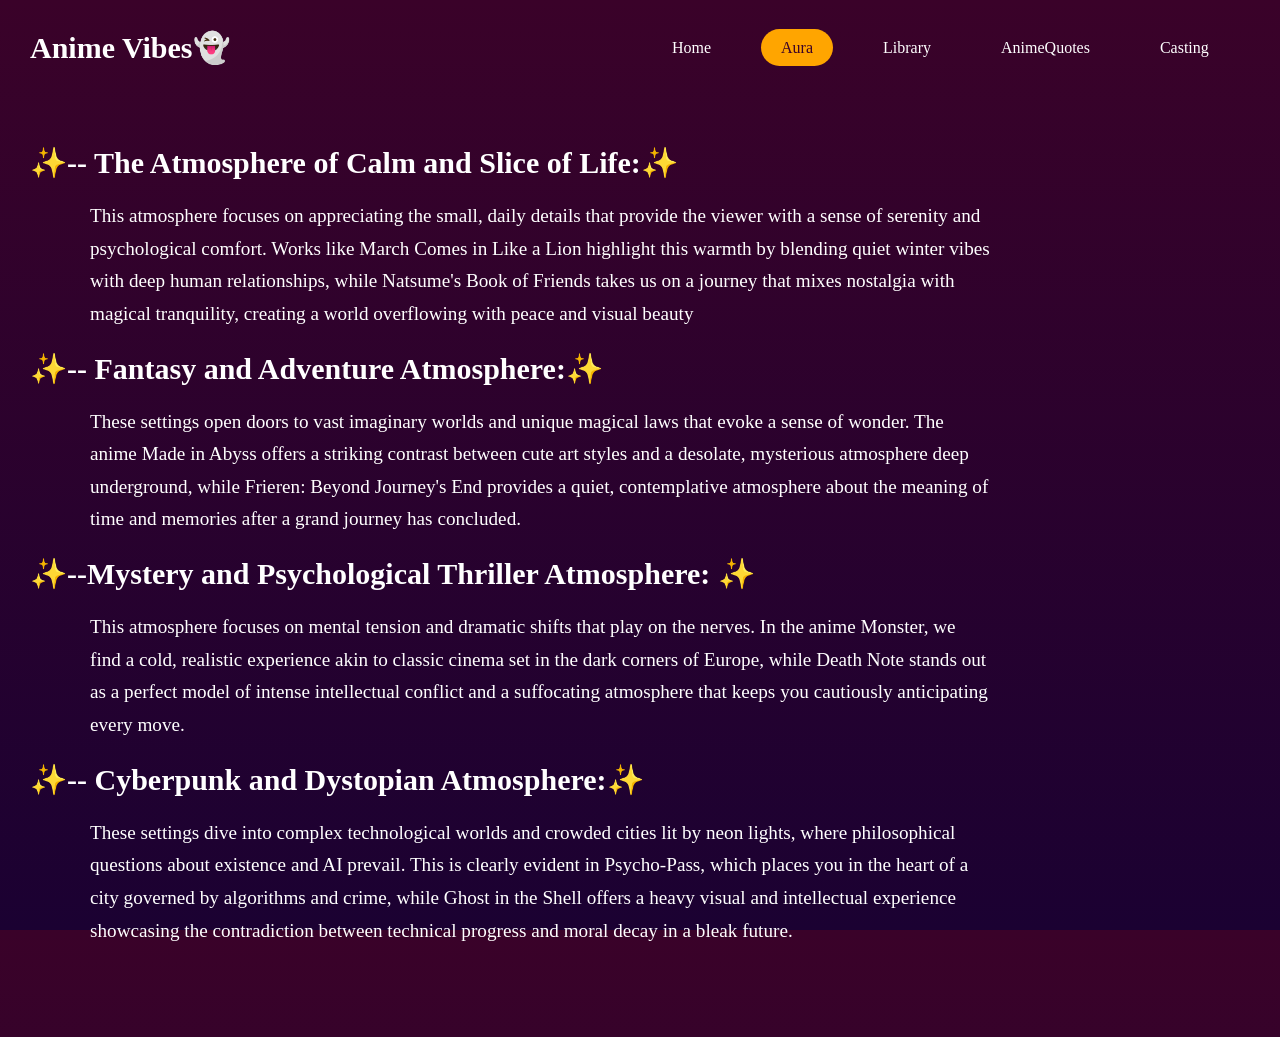
<file: Aura.html>
<!DOCTYPE html>
<html lang='en'>
<head>
    <meta charset='utf-8'>
    <meta name='viewport' content='width=device-width, initial-scale=1'>
    <title>Aura</title>
    <link rel='stylesheet' href='style.css'>
    <link rel="icon" type="image/png" href="icon.1.png">
    <style>
        header{
           display: flex;
           justify-content: space-between;
           align-items: center;
           margin: 30px;
           position: fixed ,top = 0px , left = 0px;
           width: 96%;
           z-index: 100;
        }

        header #logo{
           font-size: 30px;
        }

        header nav ul{
           display: flex;
           justify-content: center;
           align-items: center;
           list-style: none;
        }

        header nav ul li{
            margin-right: 30px;
        }

        header nav ul li a{
           padding: 10px 20px;
           border-radius: 30px;
        }

        header nav ul li a:hover,#aura{
            background: orange;
            color: #3a0229;
        }
    </style>
</head>
<body>
    <header>
        <h2><a href="#" id="logo">Anime Vibes👻</a></h2>
        <nav class="navbar">
            <ul class="nav-menu">
              <li><a href="Home.html" id="home">Home</a></li>
              <li><a href="Aura.html" id="aura">Aura</a></li>
              <li><a href="Library.html">Library</a></li>
              <li><a href="AnimeQuotes.html">AnimeQuotes</a></li>
              <li><a href="Casting.html" id="Casting">Casting</a></li>
            </ul>
        </nav>
    </header>

    <section id="Aura">
        <div id="text">
            <h2>✨-- The Atmosphere of Calm and Slice of Life:✨</h2>
            <p>
               This atmosphere focuses on appreciating the small,
               daily details that provide the viewer with a sense of serenity and psychological comfort. 
               Works like March Comes in Like a Lion highlight this warmth by blending quiet winter vibes with deep human relationships, 
               while Natsume's Book of Friends takes us on a journey that mixes nostalgia with magical tranquility, 
               creating a world overflowing with peace and visual beauty
            </p>
            <h2>✨-- Fantasy and Adventure Atmosphere:✨</h2>
            <p>
              These settings open doors to vast imaginary worlds and unique magical laws that evoke a sense of wonder. 
              The anime Made in Abyss offers a striking contrast between cute art styles and a desolate,
              mysterious atmosphere deep underground, while Frieren: Beyond Journey's End provides a quiet, 
              contemplative atmosphere about the meaning of time and memories after a grand journey has concluded.
            </p>
            <h2>✨--Mystery and Psychological Thriller Atmosphere: ✨</h2>
            <p>
               This atmosphere focuses on mental tension and dramatic shifts that play on the nerves. 
               In the anime Monster, we find a cold, realistic experience akin to classic cinema set in the dark corners of Europe, 
               while Death Note stands out as a perfect model of intense intellectual conflict and a suffocating atmosphere that keeps you cautiously anticipating every move.
            </p>
            <h2>✨-- Cyberpunk and Dystopian Atmosphere:✨</h2>
            <p>
               These settings dive into complex technological worlds and crowded cities lit by neon lights, 
               where philosophical questions about existence and AI prevail. This is clearly evident in Psycho-Pass, 
               which places you in the heart of a city governed by algorithms and crime, 
               while Ghost in the Shell offers a heavy visual and intellectual experience showcasing the contradiction between technical progress and moral decay in a bleak future. 
            </p>
        </div>
    </section>


















    
    <script src="main.js"></script>
</body>
</html>
</file>
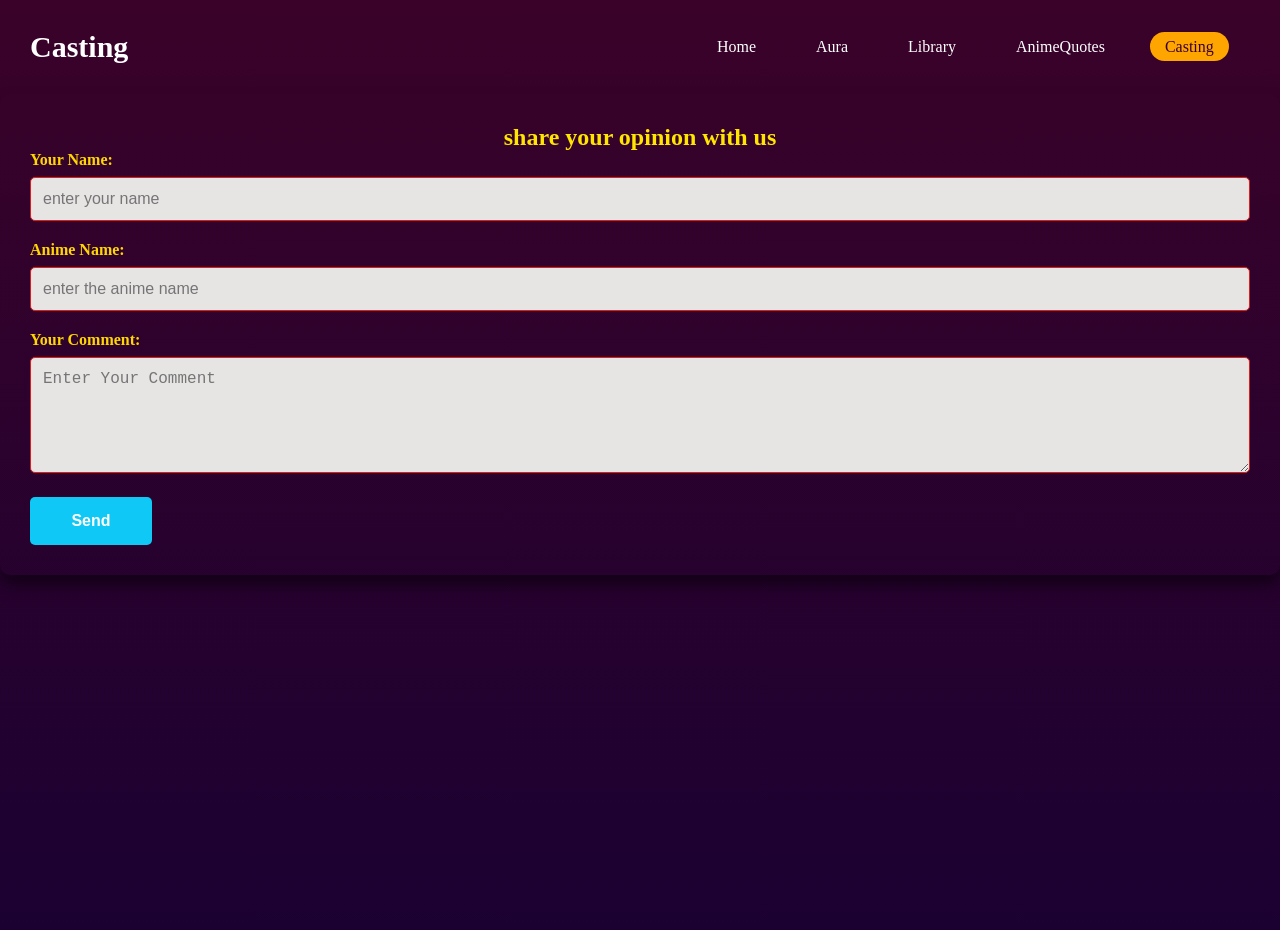
<file: Casting.html>
<!DOCTYPE html>
<html lang='en'>
<head>
    <meta charset='utf-8'>
    <meta name='viewport' content='width=device-width, initial-scale=1'>
    <title>Casting Anime</title>
    <link rel='stylesheet' href='style.css'>
    <link rel="icon" type="image/png" href="icon.1.png">
    <style>
        header{
           display: flex;
           justify-content: space-between;
           align-items: center;
           margin: 30px;
           position: fixed, top=0px, left=0px;
           width: 96%;
           z-index: 100;
        }

        header #logo{
           font-size: 30px;
        }

        header nav ul{
           display: flex;
           justify-content: center;
           align-items: center;
           list-style: none;
        }

        header nav ul li{
           margin-right: 30px;
        }

        header nav ul li a{
           padding: 6px 15px;
           border-radius: 30px;
        }

        header nav ul li a:hover,#Casting{
           background: orange;
           color: #3a0229;
        }
    </style>
</head>
<body>
   <header>
      <h2><a href="#" id="logo">Casting</a></h2>
      <nav class="navbar">
          <ul class="nav-menu">
            <li><a href="Home.html" id="home">Home</a></li>
            <li><a href="Aura.html" id="aura">Aura</a></li>
            <li><a href="Library.html" id="Library">Library</a></li>
            <li><a href="AnimeQuotes.html" id="AnimeQuotes">AnimeQuotes</a></li>
            <li><a href="Casting.html" id="Casting">Casting</a></li>
         </ul>
      </nav>
   </header>

   <div class="casting">
      <section class="opinion">
         <h2>share your opinion with us</h2>
         <form action="#" method="POST">
            <div class="info">
               <label for="username"> Your Name:</label>
               <input type="text" id="username" name="username" placeholder="enter your name" required>
            </div>

            <div class="info">
               <label for="anime-title">Anime Name:</label>
               <input type="text" id="anime-title" name="anime-title" placeholder="enter the anime name" required>
            </div>

            <div class="info">
               <label for="comment">Your Comment:</label>
               <textarea id="comment" name="comment" rows="5" placeholder="Enter Your Comment" required></textarea>
            </div>

            <button type="submit">Send</button>
         </form>
      </section>

   <script src="main.js"></script>
</body>
</html>
</file>
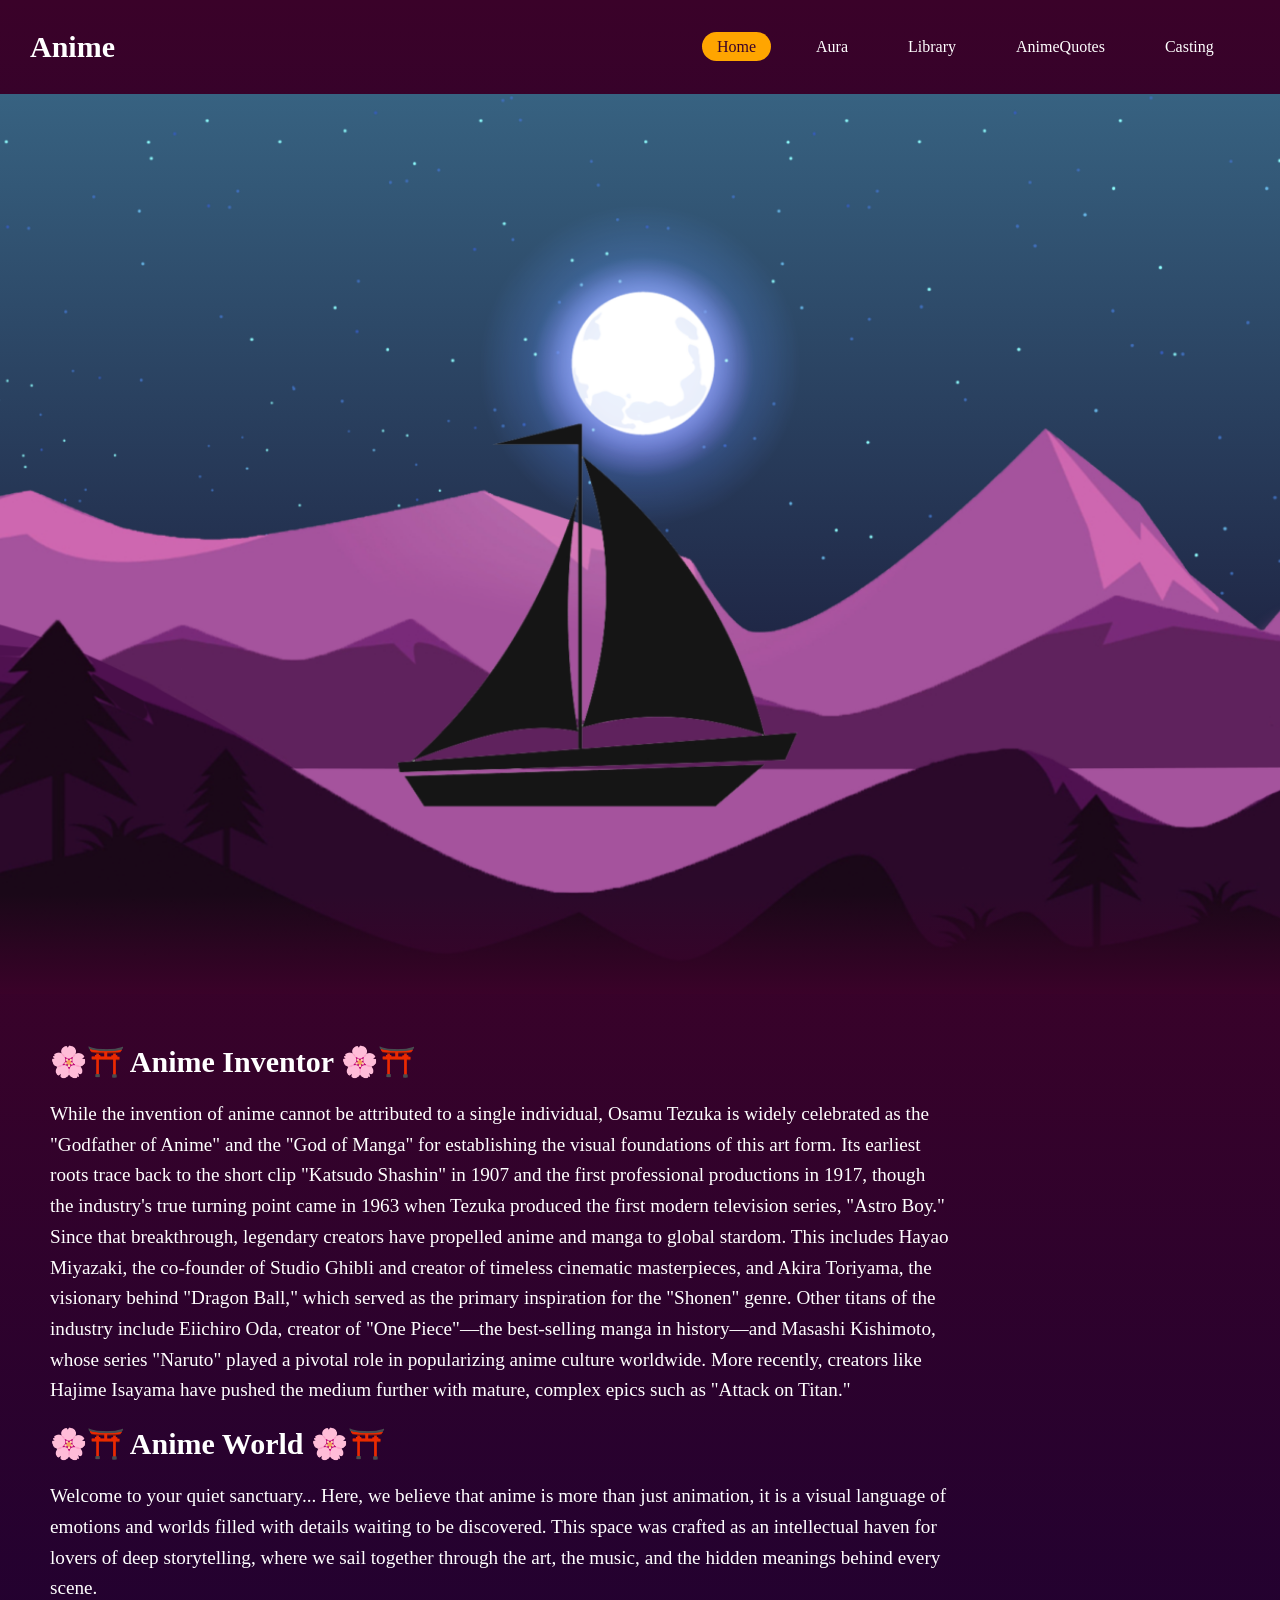
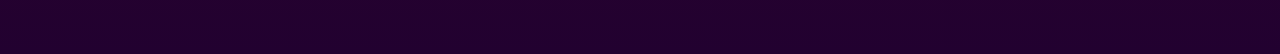
<file: Home.html>
<!DOCTYPE html>
<html lang='en'>
<head>
    <meta charset='utf-8'>
    <meta name='viewport' content='width=device-width, initial-scale=1'>
    <title>Anime world</title>
    <link rel='stylesheet' href='style.css'>
    <link rel="icon" type="image/png" href="icon.1.png">
    <style>
        header{
           display: flex;
           justify-content: space-between;
           align-items: center;
           margin: 30px;
           position: fixed, top=0px, left=0px;
           width: 96%;
           z-index: 100;
        }

        header #logo{
           font-size: 30px;
        }

        header nav ul{
           display: flex;
           justify-content: center;
           align-items: center;
           list-style: none;
        }

        header nav ul li{
           margin-right: 30px;
        }

        header nav ul li a{
           padding: 6px 15px;
           border-radius: 30px;
        }

        header nav ul li a:hover,#home{
           background: orange;
           color: #3a0229;
        }
    </style>
</head>
<body>
    <header>
        <h2><a href="#" id="logo">Anime</a></h2>
        <nav class="navbar">
            <ul class="nav-menu">
              <li><a href="Home.html" id="home">Home</a></li>
              <li><a href="Aura.html" id="aura">Aura</a></li>
              <li><a href="Library.html" id="Library">Library</a></li>
              <li><a href="AnimeQuotes.html" id="AnimeQuotes">AnimeQuotes</a></li>
              <li><a href="Casting.html" id="Casting">Casting</a></li>
            </ul>
        </nav>
    </header>

    <section id="main">
        <img src="stars1.png" id="etoile">
        <img src="moon2.png" id="moon">
        <h2 id="Anime">Anime</h2>
        <img src="mountains3.png" id="montagne3">
        <img src="mountains4.png" id="montagne4">
        <img src="river5.png" id="reve">
        <img src="boat6.png" id="bateau">
        <img src="mountains7.png" id="montagne7">
    </section>
    <section id="Home">
        <div id="content">
            <h2> 🌸⛩️ Anime Inventor 🌸⛩️ </h2>
            <p>
              While the invention of anime cannot be attributed to a single individual, 
              Osamu Tezuka is widely celebrated as the "Godfather of Anime" and the "God of Manga" for establishing the visual foundations of this art form. 
              Its earliest roots trace back to the short clip "Katsudo Shashin" in 1907 and the first professional productions in 1917, 
              though the industry's true turning point came in 1963 when Tezuka produced the first modern television series, 
              "Astro Boy."

              Since that breakthrough, legendary creators have propelled anime and manga to global stardom.
              This includes Hayao Miyazaki, the co-founder of Studio Ghibli and creator of timeless cinematic masterpieces, 
              and Akira Toriyama, the visionary behind "Dragon Ball," which served as the primary inspiration for the "Shonen" genre. 
              Other titans of the industry include Eiichiro Oda, creator of "One Piece"—the best-selling manga in history—and Masashi Kishimoto, 
              whose series "Naruto" played a pivotal role in popularizing anime culture worldwide. More recently, creators like Hajime Isayama have pushed the medium further with mature, 
              complex epics such as "Attack on Titan."
            </p>
          
          
            <h2>🌸⛩️ Anime World 🌸⛩️</h2>
            <p>
              Welcome to your quiet sanctuary... Here, we believe that anime is more than just animation,
              it is a visual language of emotions and worlds filled with details waiting to be discovered.
              This space was crafted as an intellectual haven for lovers of deep storytelling,
              where we sail together through the art, the music, and the hidden meanings behind every scene.
            </p>
          
        </div>
    </section>
    <script src="main.js"></script>
</body>
</html>
</file>
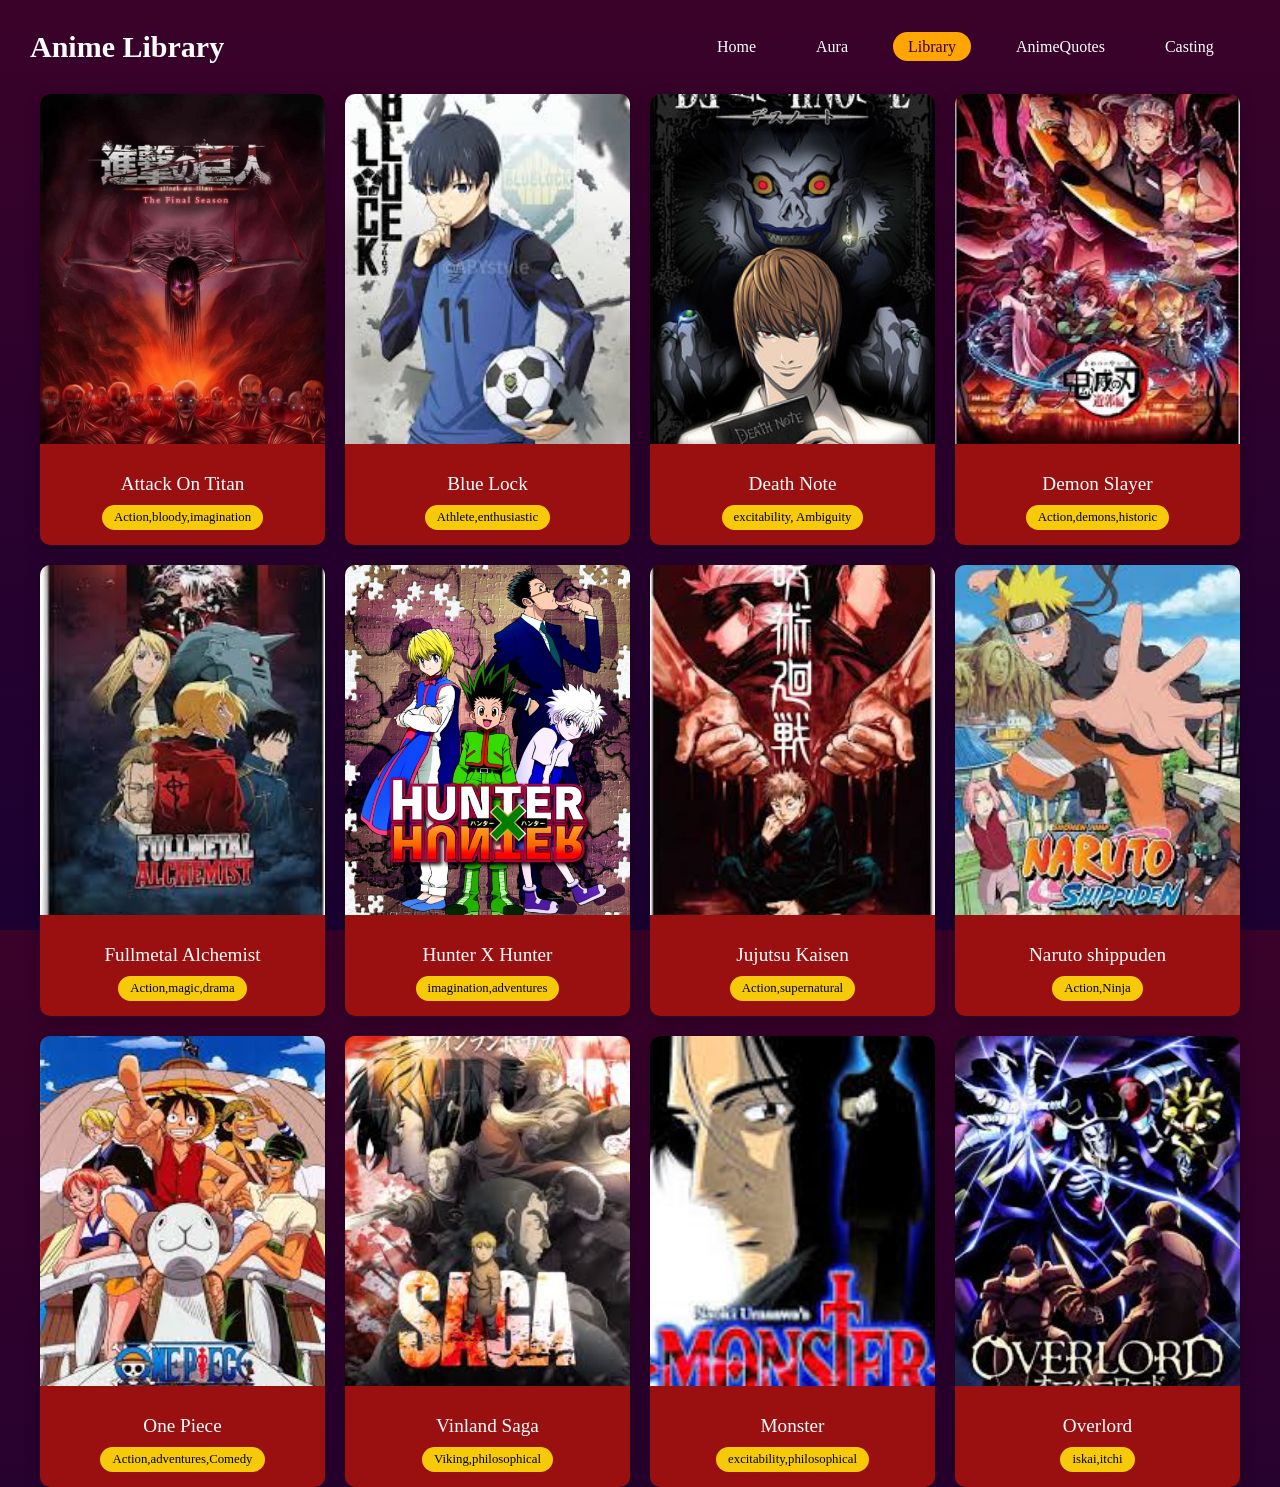
<file: Library.html>
<!DOCTYPE html>
<html lang='en'>
<head>
    <meta charset='utf-8'>
    <meta name='viewport' content='width=device-width, initial-scale=1'>
    <title>Anime Aura</title>
    <link rel='stylesheet' href='style.css'>
    <link rel="icon" type="image/png" href="icon.1.png">
     <style>
        header{
           display: flex;
           justify-content: space-between;
           align-items: center;
           margin: 30px;
           position: fixed, top=0px, left=0px;
           width: 96%;
           z-index: 100;
        }

        header #logo{
           font-size: 30px;
        }

        header nav ul{
           display: flex;
           justify-content: center;
           align-items: center;
           list-style: none;
        }

        header nav ul li{
            margin-right: 30px;
        }

        header nav ul li a{
           padding: 6px 15px;
           border-radius: 30px;
        }

        header nav ul li a:hover,#Library{
            background: orange;
            color: #3a0229;
        }
    </style>
</head>
<body>
    <header>
        <h2><a href="#" id="logo">Anime Library</a></h2>
        <nav class="navbar">
            <ul class="nav-menu">
              <li><a href="Home.html" id="home">Home</a></li>
              <li><a href="Aura.html" id="aura">Aura</a></li>
              <li><a href="Library.html" id="Library">Library</a></li>
              <li><a href="AnimeQuotes.html" id="AnimeQuotes">AnimeQuotes</a></li>
              <li><a href="Casting.html" id="Casting">Casting</a></li>
            </ul>
        </nav>
    </header>

    <div class="anime-grid">
        
        <div class="anime-card">
            <img src="attack.png" alt="Attack On Titan" class="anime-image">
            <div class="anime-info">
                <div class="anime-title">Attack On Titan</div>
                <div class="anime-genre">Action,bloody,imagination</div>
            </div>
        </div>
        <div class="anime-card">
            <img src="blue_lock.png" alt="Blue Lock" class="anime-image">
            <div class="anime-info">
                <div class="anime-title">Blue Lock</div>
                <div class="anime-genre">Athlete,enthusiastic</div>
            </div>
        </div>
        <div class="anime-card">
            <img src="death_note.jpg" alt="Death Note" class="anime-image">
            <div class="anime-info">
                <div class="anime-title">Death Note</div>
                <div class="anime-genre">excitability, Ambiguity</div>
            </div>
        </div>
        <div class="anime-card">
            <img src="demon.png" alt="Demon Slayer" class="anime-image">
            <div class="anime-info">
                <div class="anime-title">Demon Slayer</div>
                <div class="anime-genre">Action,demons,historic</div>
            </div>
        </div>
        <div class="anime-card">
            <img src="Fullmetal.png" alt="Fullmetal Alchemist" class="anime-image">
            <div class="anime-info">
                <div class="anime-title">Fullmetal Alchemist</div>
                <div class="anime-genre">Action,magic,drama</div>
            </div>
        </div>
        <div class="anime-card">
            <img src="Hunter.jpg" alt="HunterXHunter" class="anime-image">
            <div class="anime-info">
                <div class="anime-title">Hunter X Hunter</div>
                <div class="anime-genre">imagination,adventures</div>
            </div>
        </div>
        <div class="anime-card">
            <img src="jujutsu.png" alt="Jujutsu Kaisen" class="anime-image">
            <div class="anime-info">
                <div class="anime-title">Jujutsu Kaisen</div>
                <div class="anime-genre">Action,supernatural</div>
            </div>
        </div>
        <div class="anime-card">
            <img src="Narotu.png" alt="Naruto shippuden" class="anime-image">
            <div class="anime-info">
                <div class="anime-title">Naruto shippuden</div>
                <div class="anime-genre">Action,Ninja</div>
            </div>
        </div>
        <div class="anime-card">
            <img src="one_piece.png" alt="One Piece" class="anime-image">
            <div class="anime-info">
                <div class="anime-title">One Piece</div>
                <div class="anime-genre">Action,adventures,Comedy</div>
            </div>
        </div>
        <div class="anime-card">
            <img src="Vinland.png" alt="Vinland Saga" class="anime-image">
            <div class="anime-info">
                <div class="anime-title">Vinland Saga</div>
                <div class="anime-genre">Viking,philosophical</div>
            </div>
        </div>
        <div class="anime-card">
            <img src="Monster.png" alt="Monster" class="anime-image">
            <div class="anime-info">
                <div class="anime-title">Monster</div>
                <div class="anime-genre">excitability,philosophical</div>
            </div>
        </div>
        <div class="anime-card">
            <img src="Overlord.png" alt="Overlord" class="anime-image">
            <div class="anime-info">
                <div class="anime-title">Overlord</div>
                <div class="anime-genre">iskai,itchi</div>
            </div>
        </div>
    </div>
    <script src="main.js"> </script>
</body>
</html>
</file>
<file: style.css>
*{
    margin: 0;
    padding: 0;
}

body{
    background: linear-gradient(#3a0229,#1b0132);
    height: 100vh;
    font-family: Cambria, Cochin, Georgia, Times, 'Times New Roman', serif;
}

a{
    text-decoration: none;
    color: white;
}

#main{
    position: relative;
    height: 100vh;
    width: 100%;
    display: flex;
    justify-content: center;
    align-items: center;
    overflow: hidden;
}

#main::after{
    content:'';
    position: absolute;
    bottom: 0;
    height: 100px;
    width: 100%;
    background: linear-gradient(to top,#3a0229,transparent);
}

#main img{
    position: absolute;
    width: 100%;
    height: 100vh;
    object-fit: cover;
}

#moon{
    mix-blend-mode: screen;
    transform: translateY(80px);
}

#Anime{
    color: #ffff;
    font-size: 26px;
    text-transform: uppercase;
    transform: translateY(-140px);
}

#Home #content{
    color: #ffff;
    padding: 30px;
}
#Home #content h2{
    margin: 20px;
    font-size: 30px;
}

#Home #content p{
    margin: 20px;
    max-width: 900px;
    font-size: 1.2rem;
    line-height: 1.6;
    font-family: Georgia, serif;
}

#Aura #text{
    color: #ffff;
    padding: 60px;
    
}
#Aura #text h2{
    margin: -10px;
    margin-left: -30px;
    font-size: 30px;
}

#Aura #text p{
    margin: 20px;
    max-width: 900px;
    font-size: 1.2rem;
    line-height: 1.7;
    font-family: Georgia, serif;
    padding: 10px;
}
.animeQuotes{
    font-family: 'Segoe UI', Tahoma, Geneva, Verdana, sans-serif;
    background-color: #f4f4f9;
    color: #333;
    line-height: 1.6;
    padding: 20px;
    max-width: 800px;
    margin: auto;
    text-align: center;
 }

.animeQuotes h2 {
    color: white;
    border-bottom: 2px solid #030603;
    
}

.animeQuotes .quote{
    background: white;
    margin: 20px 0;
    padding: 20px;
    border-radius: 8px;
    box-shadow: 0 4px 6px rgba(0,0,0,0.1);
    border-right: 5px solid #e74c3c;
    text-align: left; 
    direction: ltr;
}

.animeQuotes .quote .text {
    font-size: 1.2em;
    font-style: italic;
    margin-bottom: 10px;
    display: block;
}

.animeQuotes .quote .character {
    font-weight: bold;
    color: #e74c3c;
    display: block;
}

.anime-grid {
    display: grid;
    grid-template-columns: repeat(auto-fit, minmax(250px, 1fr));
    gap: 20px;
    max-width: 1200px;
    margin: 0 auto;
}

.anime-card {
    background-color: #9a1010;
    border-radius: 10px;
    overflow: hidden;
    transition: transform 0.3s ease;
    box-shadow: 0 4px 15px rgba(0,0,0,0.3);
}

.anime-card:hover {
    transform: translateY(-10px);
}

.anime-image {
    width: 100%;
    height: 350px;
    object-fit: cover;
}

.anime-info {
    padding: 15px;
    text-align: center;
}

.anime-title {
    font-size: 1.2rem;
    margin: 10px 0;
    color: #fefefe;
}

.anime-genre {
    display: inline-block;
    background-color: #f6ca09;
    padding: 5px 12px;
    border-radius: 20px;
    font-size: 0.8rem;
}

@media (max-width: 480px) {
    body {
        padding: 10px;
    }
    .anime-grid {
        grid-template-columns: 1fr;
    }
}

.Casting {
    max-width: 800px;
    margin: 40px auto;
    padding: 20px;
}

.opinion{
    background-color:linear-gradient(#3a0229,#1b0132);
    padding: 30px;
    border-radius: 10px;
    box-shadow: 0 10px 15px rgba(0,0,0,0.5);
    margin-bottom: 40px;
}
.opinion h2 {
    text-align: center;
    color: #ffe600;
    margin-top: 0;
}

.info {
    margin-bottom: 20px;
}

.info label {
    display: block;
    margin-bottom: 8px;
    font-weight: bold;
    color: gold;
}
.info input,.info textarea {
    width: 100%;
    padding: 12px;
    border: 1px solid #e31b1b;
    border-radius: 5px;
    background-color: #e7e4e4;
    color: #fff;
    font-size: 16px;
    box-sizing: border-box;
}
.info input:focus,.info textarea:focus {
    outline: none;
    border-color: #ffe600;
}

button {
    background-color: #0fc8f6;
    color: white;
    border: none;
    padding: 15px 25px;
    font-size: 16px;
    border-radius: 5px;
    cursor: pointer;
    width: 10%;
    font-weight: bold;
    transition: background-color 0.3s;
}

button:hover {
    background-color: #141bf4;
}
</file>
